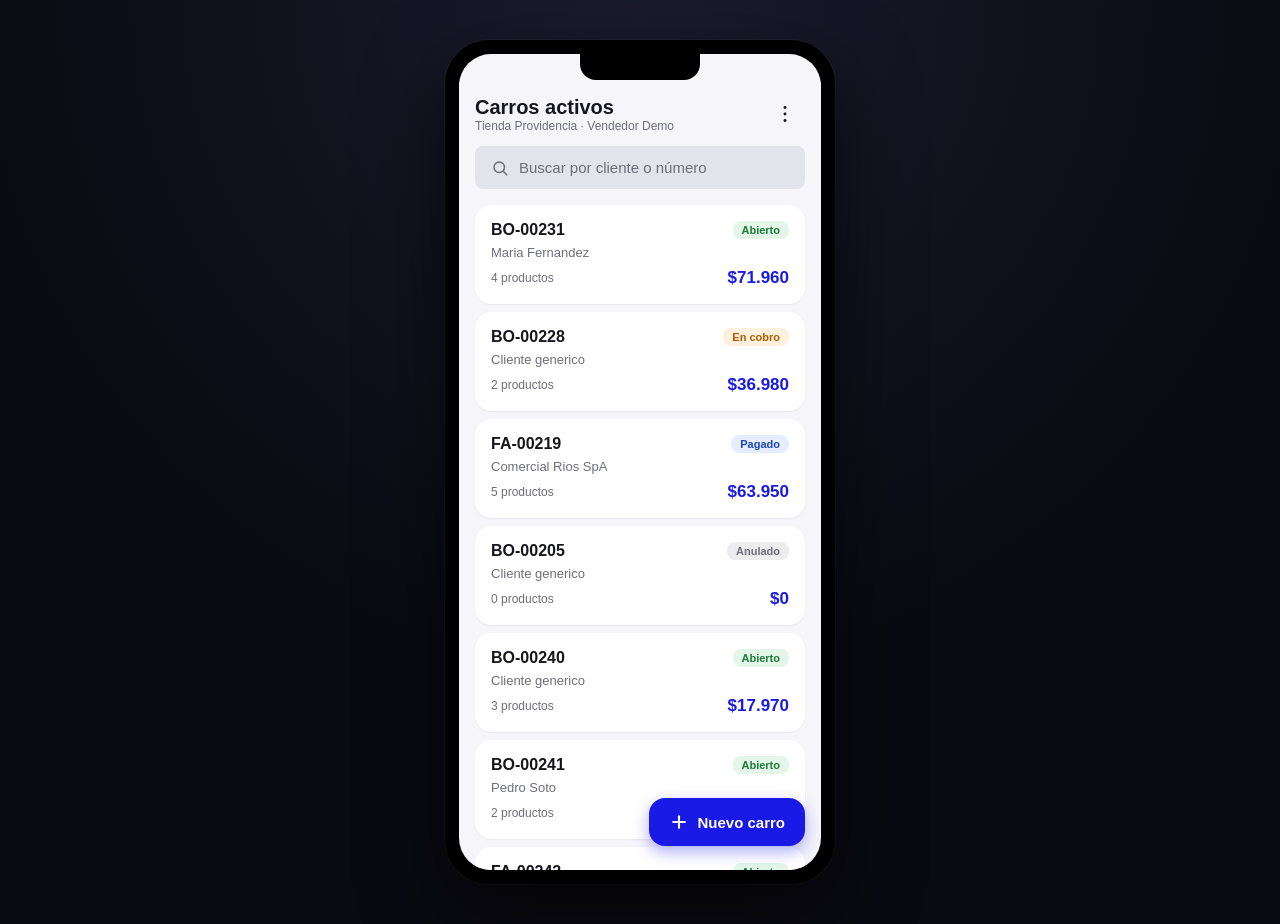
<file: index.html>
<!DOCTYPE html>
<html lang="es-CL">
<head>
  <meta charset="UTF-8" />
  <meta name="viewport" content="width=device-width, initial-scale=1, viewport-fit=cover" />
  <title>Mobile One POS — Carros activos</title>
  <link rel="stylesheet" href="style.css" />
</head>
<body>
  <div class="phone-frame">
    <div class="app-screen">
      <div class="topbar">
        <div class="topbar__titulos">
          <div class="topbar__titulo">Carros activos</div>
          <div class="topbar__subtitulo" id="titulo-tienda"></div>
        </div>
        <div class="menu-wrap">
          <button class="icon-btn" id="btn-menu-lista" aria-label="Menu"></button>
          <div class="dropdown-menu" id="dropdown-menu-lista">
            <a class="dropdown-menu__item" href="catalogo.html">Catalogo de productos</a>
            <button class="dropdown-menu__item" id="opt-reiniciar-demo">Reiniciar datos de demo</button>
          </div>
        </div>
      </div>

      <div class="buscador">
        <span id="icono-buscar"></span>
        <input id="buscar-carro" type="text" placeholder="Buscar por cliente o número" />
      </div>

      <div class="contenido" id="lista-carros"></div>

      <button class="fab" id="fab-nuevo-carro">
        <span id="icono-fab"></span>
        Nuevo carro
      </button>

      <div class="sheet-overlay" id="sheet-overlay">
        <div class="sheet" id="sheet"></div>
      </div>
    </div>
  </div>

  <script src="data.js"></script>
  <script src="app.js"></script>
  <script>
    document.getElementById("btn-menu-lista").innerHTML = ICONS.menu;
    document.getElementById("icono-buscar").outerHTML = ICONS.search;
    document.getElementById("icono-fab").outerHTML = ICONS.plus;
  </script>
</body>
</html>
</file>
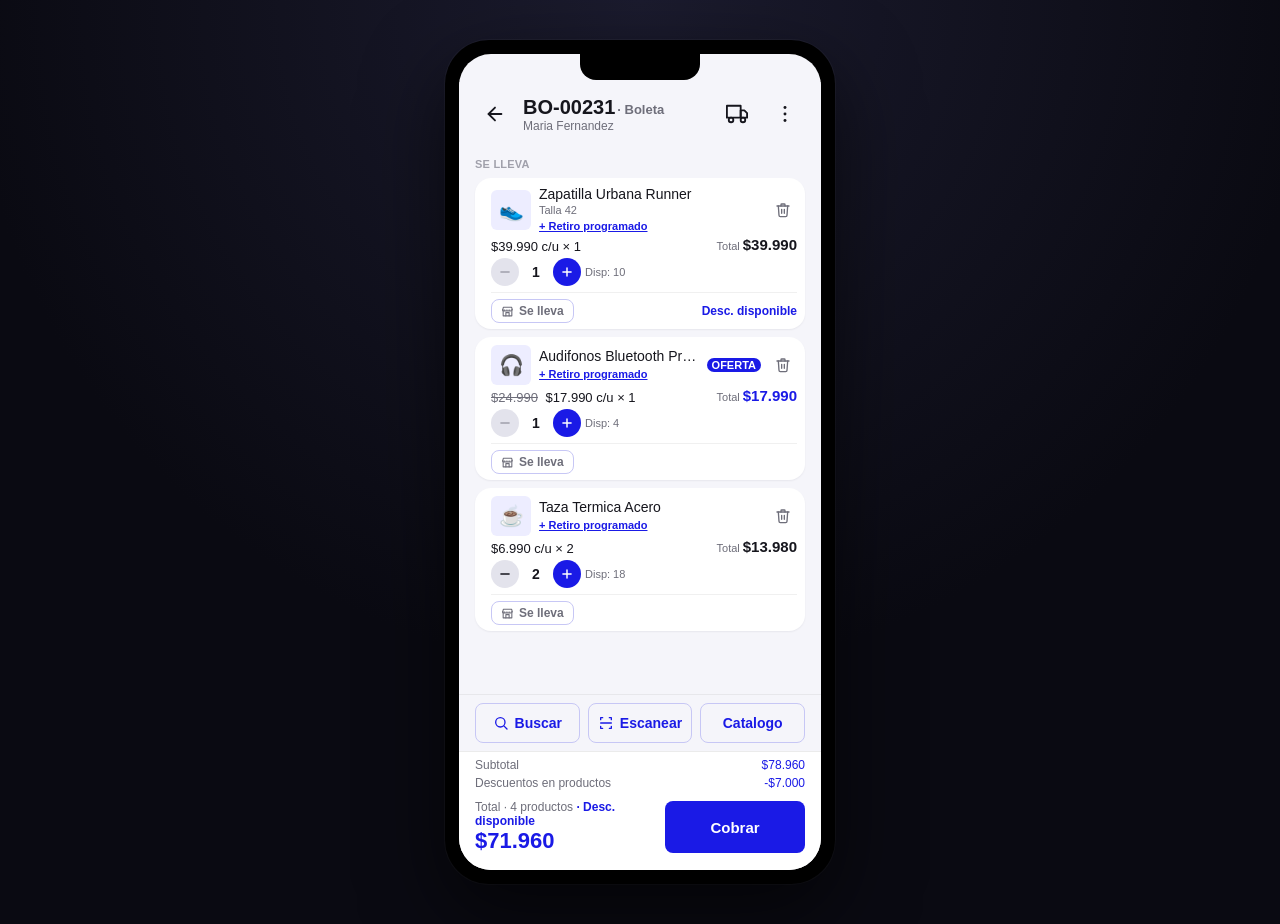
<file: carrito.html>
<!DOCTYPE html>
<html lang="es-CL">
<head>
  <meta charset="UTF-8" />
  <meta name="viewport" content="width=device-width, initial-scale=1, viewport-fit=cover" />
  <title>Mobile One POS — Carrito</title>
  <link rel="stylesheet" href="style.css" />
</head>
<body>
  <div class="phone-frame">
    <div class="app-screen">
      <div class="topbar">
        <button class="icon-btn" id="btn-volver" aria-label="Volver"></button>
        <div class="topbar__titulos">
          <div class="topbar__titulo">
            <span id="titulo-carro"></span>
            <span class="topbar__titulo-extra" id="tipo-documento"></span>
          </div>
          <div class="topbar__subtitulo" id="subtitulo-carro"></div>
        </div>
        <button class="icon-btn" id="btn-envio-rapido" aria-label="Enviar todo a despacho" style="display:none"></button>
        <div class="menu-wrap">
          <button class="icon-btn" aria-label="Mas opciones" id="btn-menu"></button>
          <div class="dropdown-menu" id="dropdown-menu">
            <button class="dropdown-menu__item" id="opt-cambiar-cliente">Cambiar cliente</button>
            <button class="dropdown-menu__item" id="opt-cambiar-documento">Cambiar tipo de documento</button>
            <button class="dropdown-menu__item dropdown-menu__item--danger" id="opt-eliminar-carro">Eliminar carro</button>
          </div>
        </div>
      </div>

      <div class="banner-solo-lectura" id="banner-solo-lectura" style="display:none"></div>

      <div class="contenido" id="lineas-carrito"></div>

      <div class="acciones-fila" id="acciones-fila">
        <button class="btn-outline" id="btn-buscar"><span id="icono-buscar"></span>Buscar</button>
        <button class="btn-outline" id="btn-escanear"><span id="icono-escanear"></span>Escanear</button>
        <button class="btn-outline" id="btn-catalogo">Catalogo</button>
      </div>

      <div class="footer-total" id="footer-total">
        <div class="footer-total__desglose" id="footer-desglose"></div>
        <div class="footer-total__resumen">
          <div>
            <div class="footer-total__label">Total<span id="footer-items"></span><span class="link-promo" id="footer-promo-link" style="display:none"></span></div>
            <div class="footer-total__monto" id="footer-total-monto">$0</div>
          </div>
          <button class="btn-cobrar" id="btn-cobrar">Cobrar</button>
        </div>
      </div>

      <div class="sheet-overlay" id="sheet-overlay">
        <div class="sheet" id="sheet"></div>
      </div>

      <div class="dialog-overlay" id="dialog-overlay">
        <div class="dialog-box" id="dialog-box"></div>
      </div>
    </div>
  </div>

  <script src="data.js"></script>
  <script src="app.js"></script>
  <script>
    document.getElementById("btn-volver").innerHTML = ICONS.back;
    document.getElementById("btn-menu").innerHTML = ICONS.menu;
    document.getElementById("btn-envio-rapido").innerHTML = ICONS.despacho;
    document.getElementById("icono-buscar").outerHTML = ICONS.search;
    document.getElementById("icono-escanear").outerHTML = ICONS.scan;
  </script>
</body>
</html>
</file>
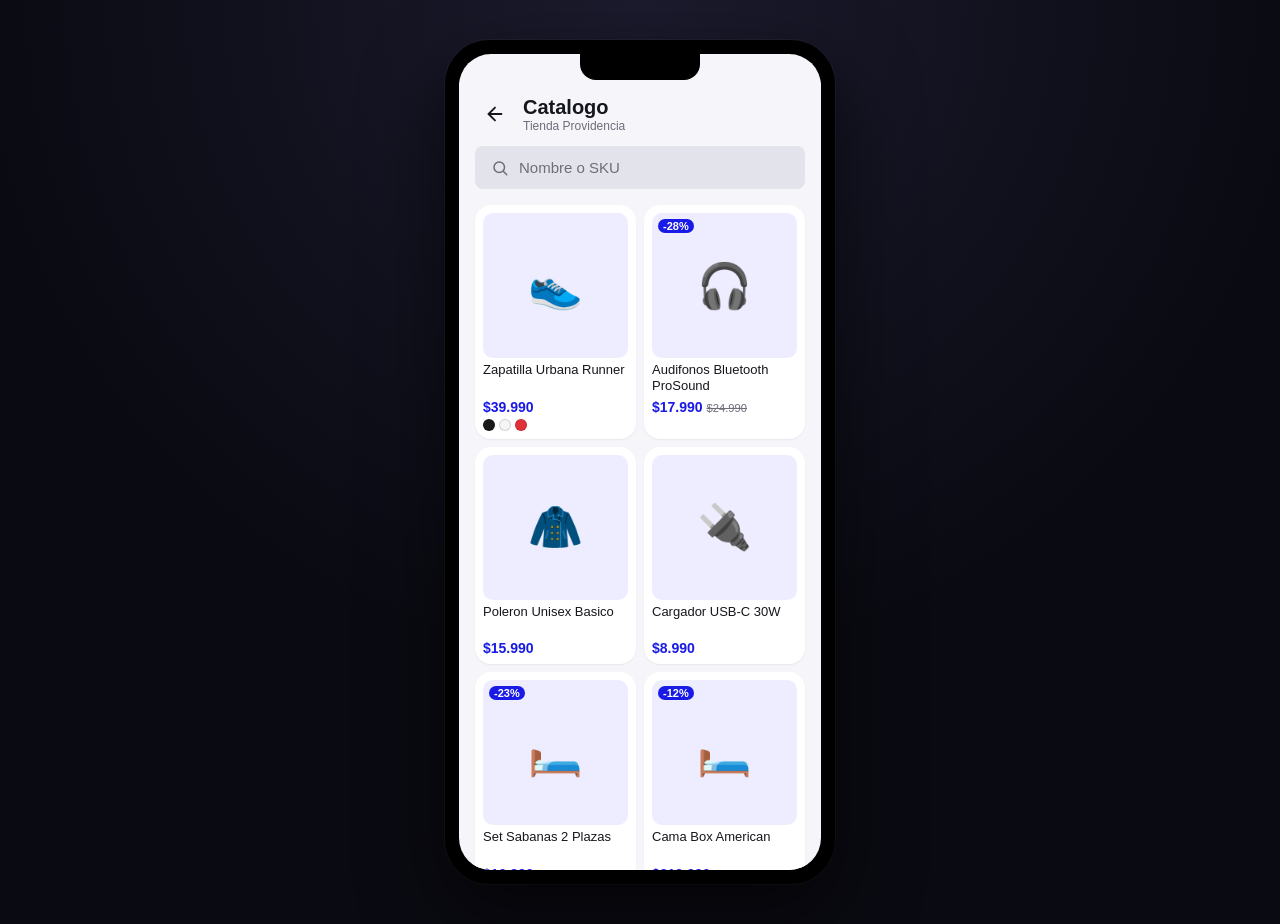
<file: catalogo.html>
<!DOCTYPE html>
<html lang="es-CL">
<head>
  <meta charset="UTF-8" />
  <meta name="viewport" content="width=device-width, initial-scale=1, viewport-fit=cover" />
  <title>Mobile One POS — Catalogo</title>
  <link rel="stylesheet" href="style.css" />
</head>
<body>
  <div class="phone-frame">
    <div class="app-screen">
      <div class="topbar">
        <button class="icon-btn" id="btn-volver" aria-label="Volver"></button>
        <div class="topbar__titulos">
          <div class="topbar__titulo">Catalogo</div>
          <div class="topbar__subtitulo" id="subtitulo-catalogo"></div>
        </div>
      </div>

      <div class="buscador">
        <span id="icono-buscar"></span>
        <input id="buscar-catalogo" type="text" placeholder="Nombre o SKU" />
      </div>

      <div class="contenido">
        <div class="catalogo-grid" id="catalogo-grid"></div>
      </div>
    </div>
  </div>

  <script src="data.js"></script>
  <script src="app.js"></script>
  <script>
    document.getElementById("btn-volver").innerHTML = ICONS.back;
    document.getElementById("icono-buscar").outerHTML = ICONS.search;
  </script>
</body>
</html>
</file>
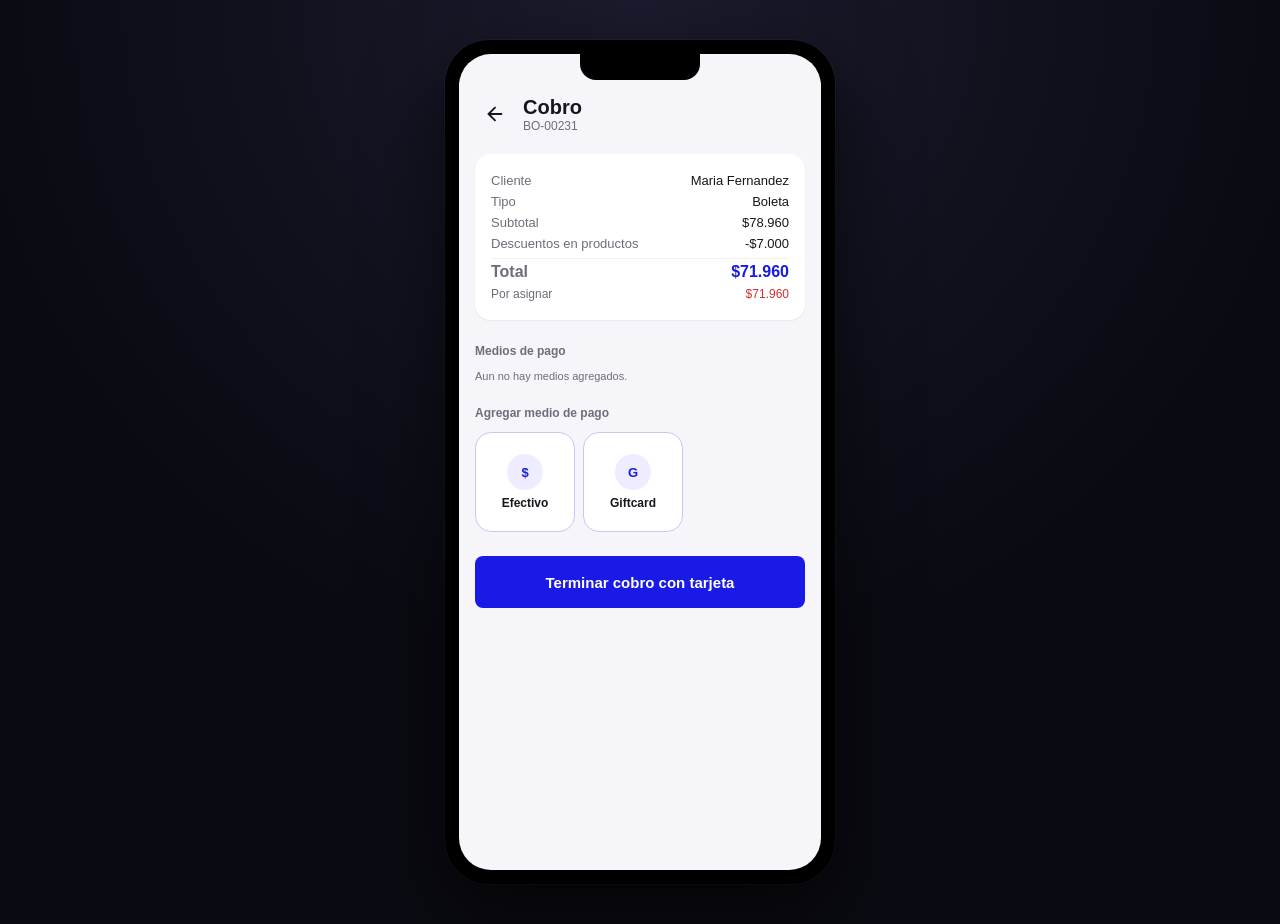
<file: cobro.html>
<!DOCTYPE html>
<html lang="es-CL">
<head>
  <meta charset="UTF-8" />
  <meta name="viewport" content="width=device-width, initial-scale=1, viewport-fit=cover" />
  <title>Mobile One POS — Cobro</title>
  <link rel="stylesheet" href="style.css" />
</head>
<body>
  <div class="phone-frame">
    <div class="app-screen">
      <div class="topbar">
        <button class="icon-btn" id="btn-volver-cobro" aria-label="Volver"></button>
        <div class="topbar__titulos">
          <div class="topbar__titulo">Cobro</div>
          <div class="topbar__subtitulo" id="subtitulo-cobro"></div>
        </div>
      </div>

      <div class="contenido" id="contenido-cobro"></div>

      <div class="dialog-overlay" id="dialog-overlay">
        <div class="dialog-box" id="dialog-box"></div>
      </div>
    </div>
  </div>

  <script src="data.js"></script>
  <script src="app.js"></script>
  <script>
    document.getElementById("btn-volver-cobro").innerHTML = ICONS.back;
  </script>
</body>
</html>
</file>
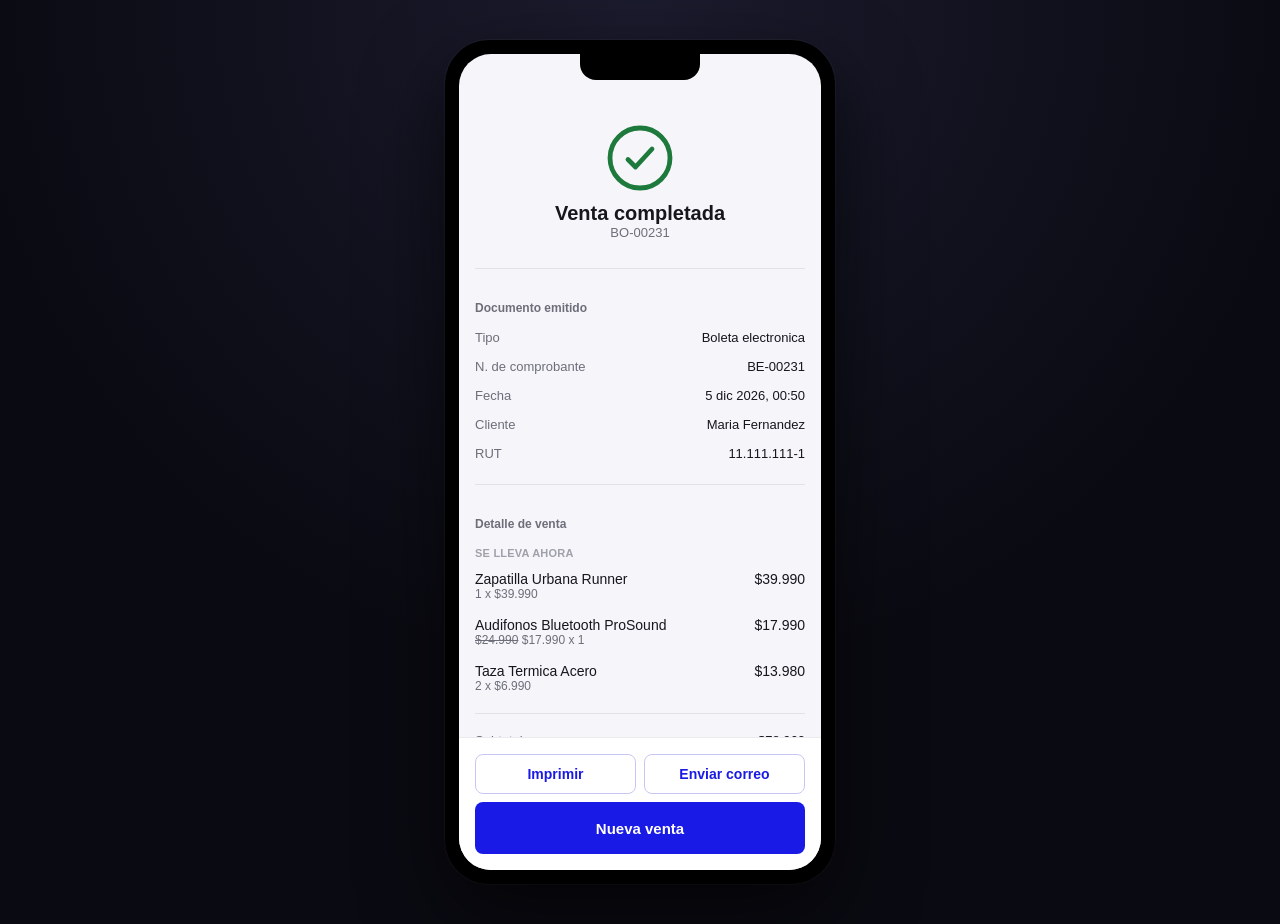
<file: documento.html>
<!DOCTYPE html>
<html lang="es-CL">
<head>
  <meta charset="UTF-8" />
  <meta name="viewport" content="width=device-width, initial-scale=1, viewport-fit=cover" />
  <title>Mobile One POS — Documento</title>
  <link rel="stylesheet" href="style.css" />
</head>
<body>
  <div class="phone-frame">
    <div class="app-screen" id="app-screen-documento"></div>
  </div>

  <script src="data.js"></script>
  <script src="app.js"></script>
</body>
</html>
</file>
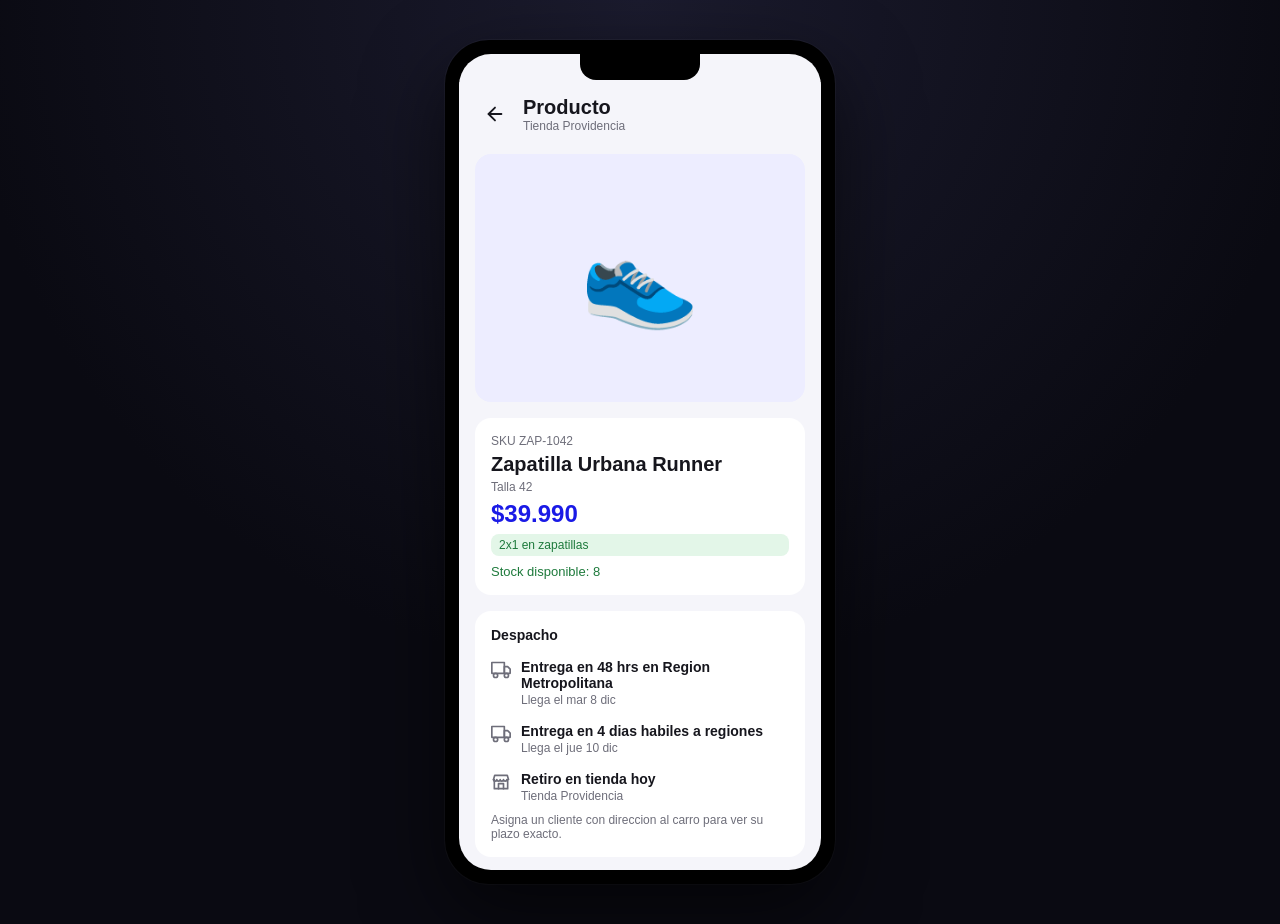
<file: producto.html>
<!DOCTYPE html>
<html lang="es-CL">
<head>
  <meta charset="UTF-8" />
  <meta name="viewport" content="width=device-width, initial-scale=1, viewport-fit=cover" />
  <title>Mobile One POS — Producto</title>
  <link rel="stylesheet" href="style.css" />
</head>
<body>
  <div class="phone-frame">
    <div class="app-screen">
      <div class="topbar">
        <button class="icon-btn" id="btn-volver" aria-label="Volver"></button>
        <div class="topbar__titulos">
          <div class="topbar__titulo">Producto</div>
          <div class="topbar__subtitulo" id="subtitulo-producto"></div>
        </div>
      </div>

      <div class="contenido ficha" id="ficha-producto"></div>

      <div class="footer-total" id="footer-ficha" style="display:none"></div>
    </div>
  </div>

  <script src="data.js"></script>
  <script src="app.js"></script>
  <script>
    document.getElementById("btn-volver").innerHTML = ICONS.back;
  </script>
</body>
</html>
</file>
<file: style.css>
/* Tokens 1:1 con app/src/main/java/.../core/ui/theme/Color.kt, Dimens.kt, Shape.kt */
:root {
  --azul-primario: #1A1AE6;
  --azul-primario-hover: #0F0FBF;
  --azul-suave: #EDEDFF;
  --azul-borde: #C7C7F5;

  --fondo-app: #F5F5FA;
  --superficie-tarjeta: #FFFFFF;
  --superficie-campo: #E3E3EC;

  --texto-principal: #16161D;
  --texto-secundario: #6E6E7A;
  --texto-deshabilitado: #A0A0AB;

  --verde-fondo: #E3F6E8;
  --verde-texto: #1E7A3C;
  --naranja-fondo: #FFF1DE;
  --naranja-texto: #B25E00;
  --azul-estado-fondo: #E5EDFF;
  --azul-estado-texto: #1A46B8;
  --gris-estado-fondo: #EDEDEF;
  --gris-estado-texto: #6E6E7A;

  --rojo-error: #D32F2F;
  --rojo-error-fondo: #FDEAEA;

  --radio-card: 16px;
  --radio-chip: 8px;

  --espacio-xs: 4px;
  --espacio-s: 8px;
  --espacio-m: 16px;
  --espacio-l: 24px;
  --espacio-xl: 32px;
  --altura-boton: 52px;
}

* { box-sizing: border-box; }

body {
  margin: 0;
  font-family: -apple-system, "Segoe UI", Roboto, "Helvetica Neue", Arial, sans-serif;
  color: var(--texto-principal);
  /* Fondo oscuro del ESCRITORIO — el contenido del telefono adentro mantiene el tema
     claro real de la app, esto solo enmarca la demo para el vendedor. */
  background: radial-gradient(circle at 50% 0%, #1b1b2e 0%, #0a0a12 60%);
  /* 100vh incluye el area tapada por la barra del navegador movil cuando esta
     desplegada — no coincide con el 100dvh de .phone-frame de abajo, y ese
     desfase generaba un espacio vacio grande arriba (body mas alto que el
     frame, centrado con flex). 100dvh como fallback-mejorado: navegadores
     viejos sin soporte se quedan con el 100vh de arriba. */
  min-height: 100vh;
  min-height: 100dvh;
  display: flex;
  align-items: center;
  justify-content: center;
  padding: 40px 16px;
}

/* ── Marco de telefono (solo escritorio) ─────────────────────────────── */
.phone-frame {
  position: relative;
  width: 390px;
  height: 844px;
  background: #000;
  border-radius: 44px;
  padding: 14px;
  box-shadow: 0 30px 80px rgba(0, 0, 0, 0.6), 0 0 0 1px rgba(255, 255, 255, 0.04);
}

.phone-frame::before {
  content: "";
  position: absolute;
  top: 14px;
  left: 50%;
  transform: translateX(-50%);
  width: 120px;
  height: 26px;
  background: #000;
  border-radius: 0 0 16px 16px;
  z-index: 5;
}

.app-screen {
  position: relative;
  width: 100%;
  height: 100%;
  background: var(--fondo-app);
  border-radius: 32px;
  overflow: hidden;
  display: flex;
  flex-direction: column;
  /* Deja libre el notch decorativo del marco (ver .phone-frame::before) — en mobile
     real no hay notch dibujado, se resetea a 0 en el media query de abajo. */
  padding-top: 28px;
}

/* En mobile real: pantalla completa, sin marco, tal como la app instalada */
@media (max-width: 480px), (max-height: 700px) {
  body { padding: 0; background: var(--fondo-app); }
  .phone-frame {
    width: 100vw;
    height: 100dvh;
    border-radius: 0;
    padding: 0;
    box-shadow: none;
  }
  .phone-frame::before { display: none; }
  /* padding-bottom reserva el area del home indicator (iOS) / barra de
     gestos (Android) — sin esto el footer con el boton Cobrar/Confirmar
     quedaba tapado por esa franja en varios telefonos. */
  .app-screen {
    border-radius: 0;
    padding-top: env(safe-area-inset-top, 0);
    padding-bottom: env(safe-area-inset-bottom, 0);
  }
}

/* ── Top bar (AppScaffold) ────────────────────────────────────────────── */
.topbar {
  flex: 0 0 auto;
  background: var(--fondo-app);
  padding: var(--espacio-s) var(--espacio-m);
  display: flex;
  align-items: center;
  gap: var(--espacio-s);
  min-height: 64px;
}

.topbar__volver {
  background: none;
  border: none;
  padding: 6px;
  margin-left: -6px;
  cursor: pointer;
  color: var(--texto-principal);
  display: flex;
  border-radius: 999px;
}
.topbar__volver:hover { background: rgba(0,0,0,0.06); }

.topbar__titulos { flex: 1; min-width: 0; }
.topbar__titulo {
  font-size: 20px;
  font-weight: 600;
  line-height: 1.2;
  display: flex;
  align-items: baseline;
  gap: 2px;
  white-space: nowrap;
  overflow: hidden;
  text-overflow: ellipsis;
}
.topbar__titulo-extra { font-size: 13px; color: var(--texto-secundario); }
.topbar__subtitulo {
  font-size: 12px;
  color: var(--texto-secundario);
  white-space: nowrap;
  overflow: hidden;
  text-overflow: ellipsis;
}

.icon-btn {
  background: none;
  border: none;
  cursor: pointer;
  color: var(--texto-principal);
  width: 40px;
  height: 40px;
  border-radius: 999px;
  display: flex;
  align-items: center;
  justify-content: center;
  flex: 0 0 auto;
}
.icon-btn:hover { background: rgba(0,0,0,0.06); }
.icon-btn svg { width: 22px; height: 22px; }

/* ── Buscador (lista de carros) ───────────────────────────────────────── */
.buscador {
  margin: 0 var(--espacio-m) var(--espacio-s);
  display: flex;
  align-items: center;
  gap: var(--espacio-s);
  background: var(--superficie-campo);
  border-radius: var(--radio-chip);
  padding: 12px var(--espacio-m);
}
.buscador svg { width: 18px; height: 18px; color: var(--texto-secundario); flex: 0 0 auto; }
.buscador input {
  border: none;
  background: none;
  outline: none;
  font-size: 15px;
  color: var(--texto-principal);
  width: 100%;
}
.buscador input::placeholder { color: var(--texto-secundario); }

/* ── Contenido scrollable ─────────────────────────────────────────────── */
.contenido {
  flex: 1 1 auto;
  overflow-y: auto;
  padding: var(--espacio-s) var(--espacio-m) var(--espacio-m);
  display: flex;
  flex-direction: column;
  gap: var(--espacio-s);
  -webkit-overflow-scrolling: touch;
}

.separador-seccion {
  font-size: 11px;
  font-weight: 600;
  color: var(--texto-deshabilitado);
  text-transform: uppercase;
  letter-spacing: 0.02em;
  margin-top: var(--espacio-xs);
}

/* ── Tarjeta carro (lista) ────────────────────────────────────────────── */
.tarjeta-carro {
  background: var(--superficie-tarjeta);
  border-radius: var(--radio-card);
  padding: var(--espacio-m);
  box-shadow: 0 1px 2px rgba(22, 22, 29, 0.06);
  cursor: pointer;
  display: flex;
  flex-direction: column;
  gap: 6px;
}
.tarjeta-carro:active { transform: scale(0.99); }

.tarjeta-carro__fila-top {
  display: flex;
  justify-content: space-between;
  align-items: center;
  gap: var(--espacio-s);
}
.tarjeta-carro__numero { font-size: 16px; font-weight: 600; }
.chip-estado {
  font-size: 11px;
  font-weight: 700;
  padding: 3px 9px;
  border-radius: var(--radio-chip);
  white-space: nowrap;
}
.tarjeta-carro__cliente { font-size: 13px; color: var(--texto-secundario); }
.tarjeta-carro__fila-bottom {
  display: flex;
  justify-content: space-between;
  align-items: center;
  margin-top: 2px;
}
.tarjeta-carro__items { font-size: 12px; color: var(--texto-secundario); }
.tarjeta-carro__total { font-size: 17px; font-weight: 700; color: var(--azul-primario); }

/* ── FAB ──────────────────────────────────────────────────────────────── */
.fab {
  position: absolute;
  right: var(--espacio-m);
  bottom: var(--espacio-l);
  background: var(--azul-primario);
  color: #fff;
  border: none;
  border-radius: 16px;
  padding: 14px 20px;
  font-size: 15px;
  font-weight: 600;
  display: flex;
  align-items: center;
  gap: var(--espacio-s);
  box-shadow: 0 6px 16px rgba(26, 26, 230, 0.35);
  cursor: pointer;
}
.fab svg { width: 20px; height: 20px; }
.fab:active { background: var(--azul-primario-hover); }

/* ── Selector de cliente (nuevo carro) y ficha de cliente ─────────────── */
.cliente-row {
  display: flex;
  align-items: center;
  gap: var(--espacio-s);
  padding: 10px 0;
  border-bottom: 1px solid rgba(0, 0, 0, 0.06);
}
.cliente-row:last-child { border-bottom: none; }
.cliente-row--seleccionable { cursor: pointer; }
.cliente-avatar {
  width: 40px;
  height: 40px;
  border-radius: 999px;
  background: var(--azul-suave);
  color: var(--azul-primario);
  display: flex;
  align-items: center;
  justify-content: center;
  flex: 0 0 auto;
  border: none;
  padding: 0;
  cursor: pointer;
}
.cliente-avatar svg { width: 20px; height: 20px; }
.cliente-avatar--generico { background: var(--superficie-campo); color: var(--texto-secundario); cursor: default; }
.cliente-avatar--grande { width: 56px; height: 56px; }
.cliente-avatar--grande svg { width: 28px; height: 28px; }
.cliente-row__info { flex: 1; min-width: 0; }
.cliente-row__info--click { cursor: pointer; }
.cliente-row__nombre { font-size: 14px; font-weight: 600; }
.cliente-row__detalle { font-size: 12px; color: var(--texto-secundario); }
.cliente-ficha__nombre { font-size: 17px; font-weight: 700; }
.cliente-ficha__rut { font-size: 13px; color: var(--texto-secundario); }

/* ── Estado vacio / error ─────────────────────────────────────────────── */
.estado-vacio {
  flex: 1;
  display: flex;
  flex-direction: column;
  align-items: center;
  justify-content: center;
  text-align: center;
  padding: var(--espacio-xl);
  gap: var(--espacio-xs);
  color: var(--texto-secundario);
}
.estado-vacio__icono { margin-bottom: var(--espacio-s); opacity: 0.6; color: var(--texto-secundario); }
.estado-vacio__icono svg { width: 40px; height: 40px; }
.estado-vacio__titulo { font-size: 17px; font-weight: 600; color: var(--texto-principal); }
.estado-vacio__detalle { font-size: 13px; max-width: 260px; }

/* ── Botones acciones (buscar / escanear) ────────────────────────────── */
.acciones-fila {
  display: flex;
  gap: var(--espacio-s);
  padding: var(--espacio-s) var(--espacio-m);
  border-top: 1px solid rgba(0,0,0,0.06);
}
.btn-outline {
  flex: 1;
  height: 40px;
  border-radius: var(--radio-chip);
  border: 1px solid var(--azul-borde);
  background: none;
  color: var(--azul-primario);
  font-size: 14px;
  font-weight: 600;
  display: flex;
  align-items: center;
  justify-content: center;
  gap: 6px;
  cursor: pointer;
}
.btn-outline svg { width: 16px; height: 16px; }
.btn-outline:active { background: var(--azul-suave); }

/* ── Tarjeta linea (producto en carrito) ─────────────────────────────── */
.tarjeta-linea {
  background: var(--superficie-tarjeta);
  border-radius: var(--radio-card);
  padding: var(--espacio-s) var(--espacio-s) 6px var(--espacio-m);
  box-shadow: 0 1px 2px rgba(22, 22, 29, 0.06);
}
.tarjeta-linea__fila1 {
  display: flex;
  align-items: center;
  gap: var(--espacio-s);
}
.tarjeta-linea__img {
  width: 40px;
  height: 40px;
  border-radius: 6px;
  background: var(--azul-suave);
  display: flex;
  align-items: center;
  justify-content: center;
  font-size: 20px;
  flex: 0 0 auto;
}
.tarjeta-linea__info { flex: 1; min-width: 0; }
.tarjeta-linea__nombre {
  font-size: 14px;
  white-space: nowrap;
  overflow: hidden;
  text-overflow: ellipsis;
}
.tarjeta-linea__chip-um {
  display: inline-block;
  margin-top: 3px;
  font-size: 11px;
  background: var(--azul-estado-fondo);
  color: var(--azul-estado-texto);
  padding: 1px 5px;
  border-radius: 8px;
}
.tarjeta-linea__variante {
  font-size: 11px;
  color: var(--texto-secundario);
  margin-top: 2px;
  white-space: nowrap;
  overflow: hidden;
  text-overflow: ellipsis;
}
.chip-oferta {
  font-size: 11px;
  font-weight: 700;
  background: var(--azul-primario);
  color: #fff;
  padding: 1px 5px;
  border-radius: 8px;
  flex: 0 0 auto;
}
.btn-eliminar {
  background: none;
  border: none;
  color: var(--texto-secundario);
  cursor: pointer;
  padding: 6px;
  flex: 0 0 auto;
  display: flex;
}
.btn-eliminar svg { width: 16px; height: 16px; }

.tarjeta-linea__fila2 {
  display: flex;
  justify-content: space-between;
  align-items: flex-end;
  margin-top: 2px;
  gap: var(--espacio-s);
}
.tarjeta-linea__precio {
  font-size: 13px;
  color: var(--texto-principal);
  min-width: 0;
}
.tarjeta-linea__precio del { color: var(--texto-secundario); margin-right: 4px; }
.tarjeta-linea__totales { text-align: right; white-space: nowrap; }
.tarjeta-linea__totales .label { font-size: 11px; color: var(--texto-secundario); margin-right: 3px; }
.tarjeta-linea__subtotal { font-size: 15px; font-weight: 700; }
.tarjeta-linea__subtotal--oferta { color: var(--azul-primario); }
.tarjeta-linea__despacho-costo { font-size: 11px; color: var(--azul-primario); font-weight: 600; margin-top: 1px; }

.tarjeta-linea__fila3 {
  display: flex;
  align-items: center;
  margin-top: 4px;
  gap: var(--espacio-xs);
}

.stepper { display: flex; align-items: center; gap: 6px; }
.stepper button {
  width: 28px;
  height: 28px;
  border-radius: 999px;
  border: none;
  cursor: pointer;
  display: flex;
  align-items: center;
  justify-content: center;
}
.stepper button svg { width: 14px; height: 14px; }
.stepper__menos { background: var(--superficie-campo); color: var(--texto-principal); }
.stepper__menos:disabled { color: var(--texto-deshabilitado); cursor: not-allowed; }
.stepper__mas { background: var(--azul-primario); color: #fff; }
.stepper__mas:disabled { background: var(--superficie-campo); color: var(--texto-deshabilitado); cursor: not-allowed; }
.stepper__num { min-width: 22px; text-align: center; font-size: 14px; font-weight: 600; }

.disp-stock { font-size: 11px; color: var(--texto-secundario); }
.disp-stock--agotado { color: var(--rojo-error); }

/* ── Footer total / cobrar ────────────────────────────────────────────── */
.footer-total {
  flex: 0 0 auto;
  border-top: 1px solid rgba(0,0,0,0.08);
  background: var(--superficie-tarjeta);
}
.footer-total__desglose {
  padding: var(--espacio-xs) var(--espacio-m) 0;
}
.footer-total__linea-desc {
  display: flex;
  justify-content: space-between;
  font-size: 12px;
  color: var(--texto-secundario);
  padding: 2px 0;
}
.footer-total__linea-desc span:last-child { color: var(--azul-primario); }
.footer-total__resumen {
  display: flex;
  justify-content: space-between;
  align-items: center;
  padding: var(--espacio-s) var(--espacio-m) var(--espacio-m);
  gap: var(--espacio-m);
}
.footer-total__label { font-size: 12px; color: var(--texto-secundario); }
.footer-total__monto { font-size: 22px; font-weight: 700; color: var(--azul-primario); }
.btn-cobrar {
  width: 140px;
  height: var(--altura-boton);
  border-radius: var(--radio-chip);
  border: none;
  background: var(--azul-primario);
  color: #fff;
  font-size: 15px;
  font-weight: 700;
  cursor: pointer;
  flex: 0 0 auto;
  display: flex;
  align-items: center;
  justify-content: center;
  gap: var(--espacio-s);
}
.btn-cobrar:disabled { background: var(--superficie-campo); color: var(--texto-deshabilitado); cursor: not-allowed; }
.btn-cobrar:not(:disabled):active { background: var(--azul-primario-hover); }

/* ── Sheet agregar producto ───────────────────────────────────────────── */
.sheet-overlay {
  position: absolute;
  inset: 0;
  background: rgba(0, 0, 0, 0.45);
  display: flex;
  align-items: flex-end;
  z-index: 20;
  opacity: 0;
  pointer-events: none;
  transition: opacity 0.2s ease;
}
.sheet-overlay.abierto { opacity: 1; pointer-events: auto; }

.sheet {
  width: 100%;
  max-height: 78%;
  background: var(--superficie-tarjeta);
  border-radius: 20px 20px 0 0;
  padding: var(--espacio-m);
  display: flex;
  flex-direction: column;
  overflow-y: auto;
  overscroll-behavior: contain;
  transform: translateY(100%);
  transition: transform 0.25s ease;
}
.sheet-overlay.abierto .sheet { transform: translateY(0); }

.sheet__handle {
  width: 36px;
  height: 4px;
  border-radius: 2px;
  background: var(--superficie-campo);
  margin: 0 auto var(--espacio-s);
}
.sheet__titulo { font-size: 17px; font-weight: 600; }
.sheet__detalle { font-size: 13px; color: var(--texto-secundario); margin-top: 2px; margin-bottom: var(--espacio-s); }
.sheet__buscador {
  background: var(--superficie-campo);
  border-radius: var(--radio-chip);
  display: flex;
  align-items: center;
  gap: var(--espacio-s);
  padding: 10px var(--espacio-m);
  margin-bottom: var(--espacio-s);
}
.sheet__buscador svg { width: 16px; height: 16px; color: var(--texto-secundario); }
.sheet__buscador input { border: none; background: none; outline: none; width: 100%; font-size: 14px; }

.sheet__lista { overflow-y: auto; display: flex; flex-direction: column; flex: 1 1 auto; min-height: 0; }
.sheet__item {
  display: flex;
  align-items: center;
  gap: var(--espacio-s);
  padding: 10px 0;
  border-bottom: 1px solid rgba(0,0,0,0.06);
}
.sheet__item:last-child { border-bottom: none; }
.sheet__item-info { flex: 1; min-width: 0; }
.sheet__item-nombre { font-size: 14px; white-space: nowrap; overflow: hidden; text-overflow: ellipsis; }
.sheet__item-detalle { font-size: 12px; color: var(--texto-secundario); }
.sheet__item-agregar {
  width: 32px;
  height: 32px;
  border-radius: 999px;
  border: none;
  background: var(--azul-primario);
  color: #fff;
  display: flex;
  align-items: center;
  justify-content: center;
  cursor: pointer;
  flex: 0 0 auto;
}
.sheet__item-agregar:disabled { background: var(--superficie-campo); color: var(--texto-deshabilitado); }
.sheet__item-agregar svg { width: 16px; height: 16px; }

/* ── Toast simple ─────────────────────────────────────────────────────── */
.toast {
  position: absolute;
  left: 50%;
  bottom: 24px;
  transform: translate(-50%, 12px);
  background: #16161D;
  color: #fff;
  padding: 10px 18px;
  border-radius: 10px;
  font-size: 13px;
  opacity: 0;
  transition: opacity 0.2s ease, transform 0.2s ease;
  pointer-events: none;
  z-index: 30;
  max-width: 85%;
  text-align: center;
}
.toast.visible { opacity: 1; transform: translate(-50%, 0); }

/* ── Icono activo (envio rapido cuando todo esta en despacho) ────────── */
.icon-btn--activo { color: var(--azul-primario); }

/* ── Menu desplegable (⋮) ─────────────────────────────────────────────── */
.menu-wrap { position: relative; }
.dropdown-menu {
  position: absolute;
  top: 42px;
  right: 0;
  background: var(--superficie-tarjeta);
  border-radius: 10px;
  box-shadow: 0 8px 24px rgba(0, 0, 0, 0.18);
  display: flex;
  flex-direction: column;
  min-width: 200px;
  padding: 6px 0;
  opacity: 0;
  transform: translateY(-6px);
  pointer-events: none;
  transition: opacity 0.15s ease, transform 0.15s ease;
  z-index: 15;
}
.dropdown-menu.abierto { opacity: 1; transform: translateY(0); pointer-events: auto; }
.dropdown-menu__item {
  border: none;
  background: none;
  text-align: left;
  padding: 11px 16px;
  font-size: 14px;
  color: var(--texto-principal);
  cursor: pointer;
}
.dropdown-menu__item:hover { background: var(--fondo-app); }
.dropdown-menu__item--danger { color: var(--rojo-error); }

/* ── Banner solo lectura ──────────────────────────────────────────────── */
.banner-solo-lectura {
  margin: 0 var(--espacio-m) var(--espacio-s);
  padding: 10px var(--espacio-m);
  background: var(--gris-estado-fondo);
  color: var(--gris-estado-texto);
  border-radius: var(--radio-chip);
  font-size: 12px;
  font-weight: 600;
}

/* ── Tarjeta linea: extras (despacho tint, fila4, links) ─────────────── */
.tarjeta-linea--despacho { background: var(--azul-suave); }
.tarjeta-linea__fila4 {
  display: flex;
  align-items: center;
  justify-content: space-between;
  margin-top: 6px;
  padding-top: 6px;
  border-top: 1px solid rgba(0, 0, 0, 0.06);
}
.chip-toggle {
  border: 1px solid var(--azul-borde);
  background: none;
  color: var(--texto-secundario);
  font-size: 12px;
  font-weight: 600;
  padding: 4px 9px;
  border-radius: var(--radio-chip);
  cursor: pointer;
  display: inline-flex;
  align-items: center;
  gap: 5px;
}
.chip-toggle svg { width: 13px; height: 13px; flex: 0 0 auto; }
.chip-toggle--activo { background: var(--azul-primario); color: #fff; border-color: var(--azul-primario); }
.link-promo {
  border: none;
  background: none;
  color: var(--azul-primario);
  font-size: 12px;
  font-weight: 600;
  cursor: pointer;
  padding: 0;
}
.link-inline {
  border: none;
  background: none;
  color: var(--azul-primario);
  font-size: 11px;
  font-weight: 600;
  cursor: pointer;
  padding: 0;
  text-decoration: underline;
  flex: 0 0 auto;
  white-space: nowrap;
}
.tarjeta-linea__envio {
  display: flex;
  align-items: flex-start;
  gap: 4px;
  margin-top: 2px;
}
.tarjeta-linea__envio-info { flex: 1; min-width: 0; }
.tarjeta-linea__envio-texto {
  font-size: 11px;
  color: var(--texto-secundario);
  white-space: nowrap;
  overflow: hidden;
  text-overflow: ellipsis;
}
/* Tipo/fecha/horario/receptor — a diferencia de envio-texto (linea de la
   direccion, larga y truncable) esta info es corta y critica, nunca se
   corta con "..." (bug real: quedaba invisible detras del ellipsis). */
.tarjeta-linea__envio-detalle {
  font-size: 11px;
  color: var(--texto-secundario);
  margin-top: 1px;
  white-space: nowrap;
}
.tarjeta-linea__envio .link-inline { margin-top: 1px; }

/* ── Inputs dentro del sheet (direccion, tipo documento) ──────────────── */
.sheet__input {
  width: 100%;
  border: 1px solid var(--azul-borde);
  background: var(--superficie-campo);
  border-radius: var(--radio-chip);
  padding: 11px var(--espacio-s);
  font-size: 14px;
  outline: none;
}
.sheet__header-row {
  display: flex;
  align-items: center;
  justify-content: space-between;
  gap: var(--espacio-s);
}

/* ── Dialogo centrado (AlertDialog) — solo Eliminar carro y Monto giftcard,
     igual que en la app real ──────────────────────────────────────────── */
.dialog-overlay {
  position: absolute;
  inset: 0;
  background: rgba(0, 0, 0, 0.45);
  display: flex;
  align-items: center;
  justify-content: center;
  z-index: 25;
  opacity: 0;
  pointer-events: none;
  transition: opacity 0.2s ease;
  padding: var(--espacio-l);
}
.dialog-overlay.abierto { opacity: 1; pointer-events: auto; }
.dialog-box {
  width: 100%;
  max-width: 320px;
  background: var(--superficie-tarjeta);
  border-radius: 20px;
  padding: var(--espacio-m);
  transform: scale(0.94);
  transition: transform 0.2s ease;
}
.dialog-overlay.abierto .dialog-box { transform: scale(1); }
.dialog-box__titulo { font-size: 17px; font-weight: 700; margin-bottom: 6px; }
.dialog-box__texto { font-size: 13px; color: var(--texto-secundario); line-height: 1.4; }
.dialog-box__input {
  width: 100%;
  border: 1px solid var(--azul-borde);
  background: var(--superficie-campo);
  border-radius: var(--radio-chip);
  padding: 11px var(--espacio-s);
  font-size: 14px;
  outline: none;
  margin-top: var(--espacio-s);
}
.dialog-box__acciones {
  display: flex;
  gap: var(--espacio-s);
  margin-top: var(--espacio-m);
}

/* ── Sheet: subtitulos y filas de radio (usadas en varios sheets) ─────── */
.sheet__subtitulo {
  font-size: 12px;
  font-weight: 600;
  color: var(--texto-secundario);
  margin: var(--espacio-s) 0 4px;
}
.sheet__nueva-direccion { margin-top: var(--espacio-s); }
.radio-row {
  display: flex;
  align-items: center;
  gap: var(--espacio-s);
  padding: 10px 0;
  border-bottom: 1px solid rgba(0, 0, 0, 0.06);
  cursor: pointer;
  font-size: 14px;
}
.radio-row:last-child { border-bottom: none; }
.radio-dot {
  width: 18px;
  height: 18px;
  border-radius: 999px;
  border: 2px solid var(--azul-borde);
  flex: 0 0 auto;
  position: relative;
}
.radio-dot--activo { border-color: var(--azul-primario); }
.radio-dot--activo::after {
  content: "";
  position: absolute;
  inset: 3px;
  border-radius: 999px;
  background: var(--azul-primario);
}

/* ── Swatch de color (selector de variante) ───────────────────────────── */
.swatch {
  width: 22px;
  height: 22px;
  border-radius: 999px;
  border: 2px solid rgba(0, 0, 0, 0.15);
  flex: 0 0 auto;
}
.swatch--sm { width: 12px; height: 12px; border-width: 1px; }
.swatch--sel { box-shadow: 0 0 0 2px var(--superficie-tarjeta), 0 0 0 4px var(--azul-primario); }
.radio-row--agotado { opacity: 0.45; cursor: not-allowed; }

/* ── Calendario horizontal (sheet de retiro en tienda) ────────────────── */
.calendario-horario {
  display: flex;
  gap: var(--espacio-s);
  overflow-x: auto;
  padding: 4px 2px 10px;
  margin-top: var(--espacio-xs);
  -webkit-overflow-scrolling: touch;
}
.calendario-horario__dia {
  flex: 0 0 auto;
  width: 64px;
  display: flex;
  flex-direction: column;
  gap: 6px;
}
.calendario-horario__dia-header {
  display: flex;
  flex-direction: column;
  align-items: center;
  padding-bottom: 6px;
  margin-bottom: 2px;
  border-bottom: 2px solid var(--azul-borde);
  line-height: 1.15;
}
.calendario-horario__dia-letra { font-size: 11px; font-weight: 700; color: var(--texto-secundario); text-transform: uppercase; }
.calendario-horario__dia-num { font-size: 16px; font-weight: 700; color: var(--texto-principal); }
.calendario-horario__slot {
  flex: 0 0 auto;
  min-width: 64px;
  border: 1px solid var(--azul-borde);
  background: var(--superficie-tarjeta);
  border-radius: var(--radio-chip);
  padding: 8px 2px;
  font-size: 11px;
  font-weight: 600;
  line-height: 1.3;
  color: var(--texto-principal);
  cursor: pointer;
  text-align: center;
}
.calendario-horario__slot--activo { background: var(--azul-primario); color: #fff; border-color: var(--azul-primario); }

/* ── Pantalla Cobro ────────────────────────────────────────────────────── */
.card {
  background: var(--superficie-tarjeta);
  border-radius: var(--radio-card);
  padding: var(--espacio-m);
  box-shadow: 0 1px 2px rgba(22, 22, 29, 0.06);
}
.fila-resumen { display: flex; justify-content: space-between; padding: 3px 0; font-size: 13px; }
.fila-resumen span:first-child { color: var(--texto-secundario); }
.fila-resumen--total {
  font-size: 16px; font-weight: 700; padding-top: var(--espacio-xs);
  border-top: 1px solid rgba(0, 0, 0, 0.06); margin-top: var(--espacio-xs);
}
.fila-resumen--total span:last-child { color: var(--azul-primario); }
.fila-resumen--pendiente span { color: var(--rojo-error); font-size: 12px; }

.banner-credito {
  display: flex; align-items: center; justify-content: space-between; gap: var(--espacio-s);
  background: var(--verde-fondo); color: var(--verde-texto);
  border-radius: var(--radio-chip); padding: 10px 12px; margin-top: var(--espacio-xs);
}
.banner-credito__label { font-size: 12px; font-weight: 600; }
.banner-credito__monto { font-size: 15px; font-weight: 700; }

.seccion-label {
  font-size: 12px; font-weight: 600; color: var(--texto-secundario);
  margin-top: var(--espacio-m); margin-bottom: var(--espacio-xs);
}

.icono-medio {
  width: 36px; height: 36px; border-radius: 999px;
  background: var(--azul-suave); color: var(--azul-primario);
  display: flex; align-items: center; justify-content: center;
  font-size: 13px; font-weight: 700; flex: 0 0 auto;
}
.icono-medio--sm { width: 28px; height: 28px; font-size: 11px; }

.linea-pago {
  display: flex; align-items: center; gap: var(--espacio-s);
  background: var(--superficie-tarjeta); border-radius: var(--radio-card);
  padding: var(--espacio-s) var(--espacio-m);
  box-shadow: 0 1px 2px rgba(22, 22, 29, 0.06);
}
.linea-pago__info { flex: 1; min-width: 0; }
.linea-pago__medio { font-size: 14px; }
.linea-pago__monto { font-size: 12px; color: var(--texto-secundario); }
.linea-pago__vuelto { font-size: 11px; color: var(--azul-primario); font-weight: 600; }
.linea-pago__estado { font-size: 11px; font-weight: 700; }
.linea-pago__estado--aprobado { color: var(--verde-texto); }
.linea-pago__acciones { display: flex; align-items: center; gap: 2px; }

/* Fila de pago dentro de la boleta (documento.html) — sin sombra de tarjeta,
   con separador entre filas en vez del padding parejo pensado para el
   mosaico de cobro (con voucher de 2 lineas se veia descuadrado). */
.linea-pago--compacta {
  background: none;
  box-shadow: none;
  border-radius: 0;
  padding: 10px 0;
  border-bottom: 1px solid rgba(0, 0, 0, 0.06);
}
.linea-pago--compacta:last-child { border-bottom: none; }

.mosaico-fila { display: flex; gap: var(--espacio-s); }
.mosaico-medio {
  flex: 0 0 auto; width: 100px; aspect-ratio: 1;
  background: var(--superficie-tarjeta); border: 1px solid var(--azul-borde);
  border-radius: var(--radio-card);
  display: flex; flex-direction: column; align-items: center; justify-content: center;
  gap: 6px; cursor: pointer;
}
.mosaico-medio:active { background: var(--azul-suave); }
.mosaico-medio span:last-child { font-size: 12px; font-weight: 600; text-align: center; }

.banner-error {
  background: var(--rojo-error-fondo); color: var(--rojo-error);
  border-radius: var(--radio-chip); padding: var(--espacio-s) var(--espacio-m); font-size: 13px;
}

/* ── Spinner generico (boton cobrar, linea procesando, generando doc) ──── */
.spinner {
  width: 18px; height: 18px; border: 2.5px solid rgba(255, 255, 255, 0.35);
  border-top-color: #fff; border-radius: 999px; animation: girar 0.7s linear infinite; flex: 0 0 auto;
}
.spinner--oscuro { border-color: var(--azul-borde); border-top-color: var(--azul-primario); }
.spinner--grande { width: 44px; height: 44px; border-width: 4px; }
@keyframes girar { to { transform: rotate(360deg); } }

/* ── Pantalla Documento (boleta) ──────────────────────────────────────── */
.documento-check {
  display: flex; flex-direction: column; align-items: center; text-align: center;
  padding: var(--espacio-xl) var(--espacio-m) var(--espacio-m);
}
.documento-check__icono { width: 72px; height: 72px; color: var(--verde-texto); }
.documento-check__titulo { font-size: 20px; font-weight: 700; margin-top: var(--espacio-s); }
.documento-check__numero { font-size: 13px; color: var(--texto-secundario); }

.documento-generando {
  flex: 1; display: flex; flex-direction: column; align-items: center; justify-content: center;
  gap: var(--espacio-m); color: var(--texto-secundario); font-size: 14px;
}

.fila-linea-producto { display: flex; justify-content: space-between; gap: var(--espacio-s); padding: 4px 0; }
.fila-linea-producto__nombre { font-size: 14px; }
.fila-linea-producto__detalle { font-size: 12px; color: var(--texto-secundario); }
.fila-linea-producto__monto { font-size: 14px; white-space: nowrap; }

.documento-footer {
  flex: 0 0 auto; border-top: 1px solid rgba(0, 0, 0, 0.08);
  background: var(--superficie-tarjeta); padding: var(--espacio-m);
  display: flex; flex-direction: column; gap: var(--espacio-s);
}
.documento-footer__fila { display: flex; gap: var(--espacio-s); }

/* ── Catalogo (grilla) y ficha de producto ────────────────────────────── */
a.dropdown-menu__item { display: block; text-decoration: none; color: inherit; }
.catalogo-grid { display: grid; grid-template-columns: repeat(2, minmax(0, 1fr)); gap: var(--espacio-s); }
.catalogo-card {
  display: flex; flex-direction: column; gap: 4px;
  background: var(--superficie-tarjeta); border-radius: var(--radio-card);
  padding: var(--espacio-s); text-decoration: none; color: inherit;
  box-shadow: 0 1px 2px rgba(22, 22, 29, 0.06);
}
.catalogo-card__img {
  position: relative; aspect-ratio: 1; border-radius: 10px; overflow: hidden;
  background: var(--azul-suave); display: flex; align-items: center; justify-content: center; font-size: 44px;
}
.catalogo-card__img img { width: 100%; height: 100%; object-fit: cover; }
.catalogo-card__dcto { position: absolute; top: 6px; left: 6px; }
.catalogo-card__nombre { font-size: 13px; line-height: 1.25; display: -webkit-box; -webkit-line-clamp: 2; -webkit-box-orient: vertical; overflow: hidden; min-height: 2.5em; }
.catalogo-card__precio { font-size: 14px; font-weight: 700; color: var(--azul-primario); }
.catalogo-card__precio s, .ficha__precio s { font-size: 0.8em; font-weight: 400; color: var(--texto-secundario); }
.catalogo-card__colores { display: flex; gap: 4px; }

.ficha { gap: var(--espacio-m); }
.carrusel { position: relative; border-radius: var(--radio-card); overflow: hidden; background: var(--azul-suave); flex: 0 0 auto; }
.carrusel__pista { display: flex; overflow-x: auto; scroll-snap-type: x mandatory; scrollbar-width: none; }
.carrusel__pista::-webkit-scrollbar { display: none; }
.carrusel__slide {
  flex: 0 0 100%; aspect-ratio: 4 / 3; scroll-snap-align: center;
  display: flex; align-items: center; justify-content: center; font-size: 96px;
}
.carrusel__slide img { width: 100%; height: 100%; object-fit: cover; }
.carrusel__flecha {
  position: absolute; top: 50%; transform: translateY(-50%);
  width: 32px; height: 32px; border-radius: 999px; border: none; cursor: pointer;
  background: rgba(255, 255, 255, 0.85); color: var(--texto-principal);
  display: flex; align-items: center; justify-content: center; padding: 0;
}
.carrusel__flecha svg { width: 16px; height: 16px; }
.carrusel__flecha--izq { left: 8px; }
.carrusel__flecha--der { right: 8px; }
.carrusel__flecha--der svg { transform: rotate(180deg); }
.carrusel__contador {
  position: absolute; bottom: 8px; right: 8px; font-size: 11px; color: #fff;
  background: rgba(22, 22, 29, 0.6); padding: 2px 8px; border-radius: 999px;
}
.carrusel__dcto { position: absolute; top: 8px; left: 8px; font-size: 13px; padding: 2px 8px; }
.carrusel__miniaturas { display: flex; gap: 6px; overflow-x: auto; flex: 0 0 auto; margin-top: calc(-1 * var(--espacio-s)); }
.carrusel__mini {
  flex: 0 0 52px; height: 52px; padding: 0; border-radius: 8px; overflow: hidden; cursor: pointer;
  border: 2px solid transparent; background: var(--azul-suave); font-size: 22px; opacity: 0.6;
}
.carrusel__mini img { width: 100%; height: 100%; object-fit: cover; display: block; }
.carrusel__mini--sel { border-color: var(--azul-primario); opacity: 1; }

.ficha__bloque { background: var(--superficie-tarjeta); border-radius: var(--radio-card); padding: var(--espacio-m); flex: 0 0 auto; }
.ficha__meta { font-size: 12px; color: var(--texto-secundario); }
.ficha__nombre { font-size: 20px; margin: 4px 0; line-height: 1.2; }
.ficha__precio { font-size: 24px; font-weight: 700; color: var(--azul-primario); margin: 6px 0 4px; }
.ficha__promo { font-size: 12px; color: var(--verde-texto); background: var(--verde-fondo); border-radius: var(--radio-chip); padding: 4px 8px; margin-top: 6px; }
.ficha__stock { font-size: 13px; margin-top: 8px; }
.ficha__stock--ok { color: var(--verde-texto); }
.ficha__stock--sin { color: var(--rojo-error); }
.ficha__titulo { font-size: 14px; font-weight: 600; margin-bottom: var(--espacio-s); }
.ficha__titulo span { font-weight: 400; color: var(--texto-secundario); }
.ficha__colores { display: flex; gap: 10px; }
.ficha__color { background: none; border: none; padding: 2px; cursor: pointer; border-radius: 999px; }
.ficha__color .swatch { width: 30px; height: 30px; display: block; }
.ficha__color--sel .swatch { box-shadow: 0 0 0 2px var(--superficie-tarjeta), 0 0 0 4px var(--azul-primario); }
.ficha__color--agotado { opacity: 0.35; cursor: not-allowed; }
.ficha__texto { font-size: 13px; line-height: 1.5; color: var(--texto-secundario); margin: 0; }
.ficha__fila { display: flex; justify-content: space-between; gap: 8px; font-size: 13px; padding: 6px 0; border-bottom: 1px solid var(--fondo-app); }
.ficha__fila:last-child { border-bottom: none; }
.ficha__fila span:first-child { color: var(--texto-secundario); }
.ficha__lista { margin: 0; padding-left: 18px; font-size: 13px; line-height: 1.7; }
.ficha__reco { display: flex; gap: var(--espacio-s); overflow-x: auto; }
.ficha__reco .catalogo-card { flex: 0 0 120px; background: var(--fondo-app); box-shadow: none; }
.ficha__reco .catalogo-card__img { font-size: 32px; }
.ficha__stepper { display: flex; align-items: center; gap: 4px; font-weight: 600; }
.ficha__stepper .icon-btn:disabled { opacity: 0.35; }
#footer-ficha .btn-cobrar { flex: 1; width: auto; }
.ficha__entrega { display: flex; gap: 10px; align-items: flex-start; padding: 8px 0; }
.ficha__entrega svg { width: 20px; height: 20px; flex: 0 0 auto; color: var(--texto-secundario); margin-top: 1px; }
.ficha__entrega--destacado { background: var(--verde-fondo); border-radius: var(--radio-chip); padding: 10px; }
.ficha__entrega--destacado svg, .ficha__entrega--destacado .ficha__entrega-titulo { color: var(--verde-texto); }
.ficha__entrega-titulo { font-size: 14px; font-weight: 600; }
.ficha__entrega-detalle { font-size: 12px; color: var(--texto-secundario); margin-top: 2px; }
</file>
